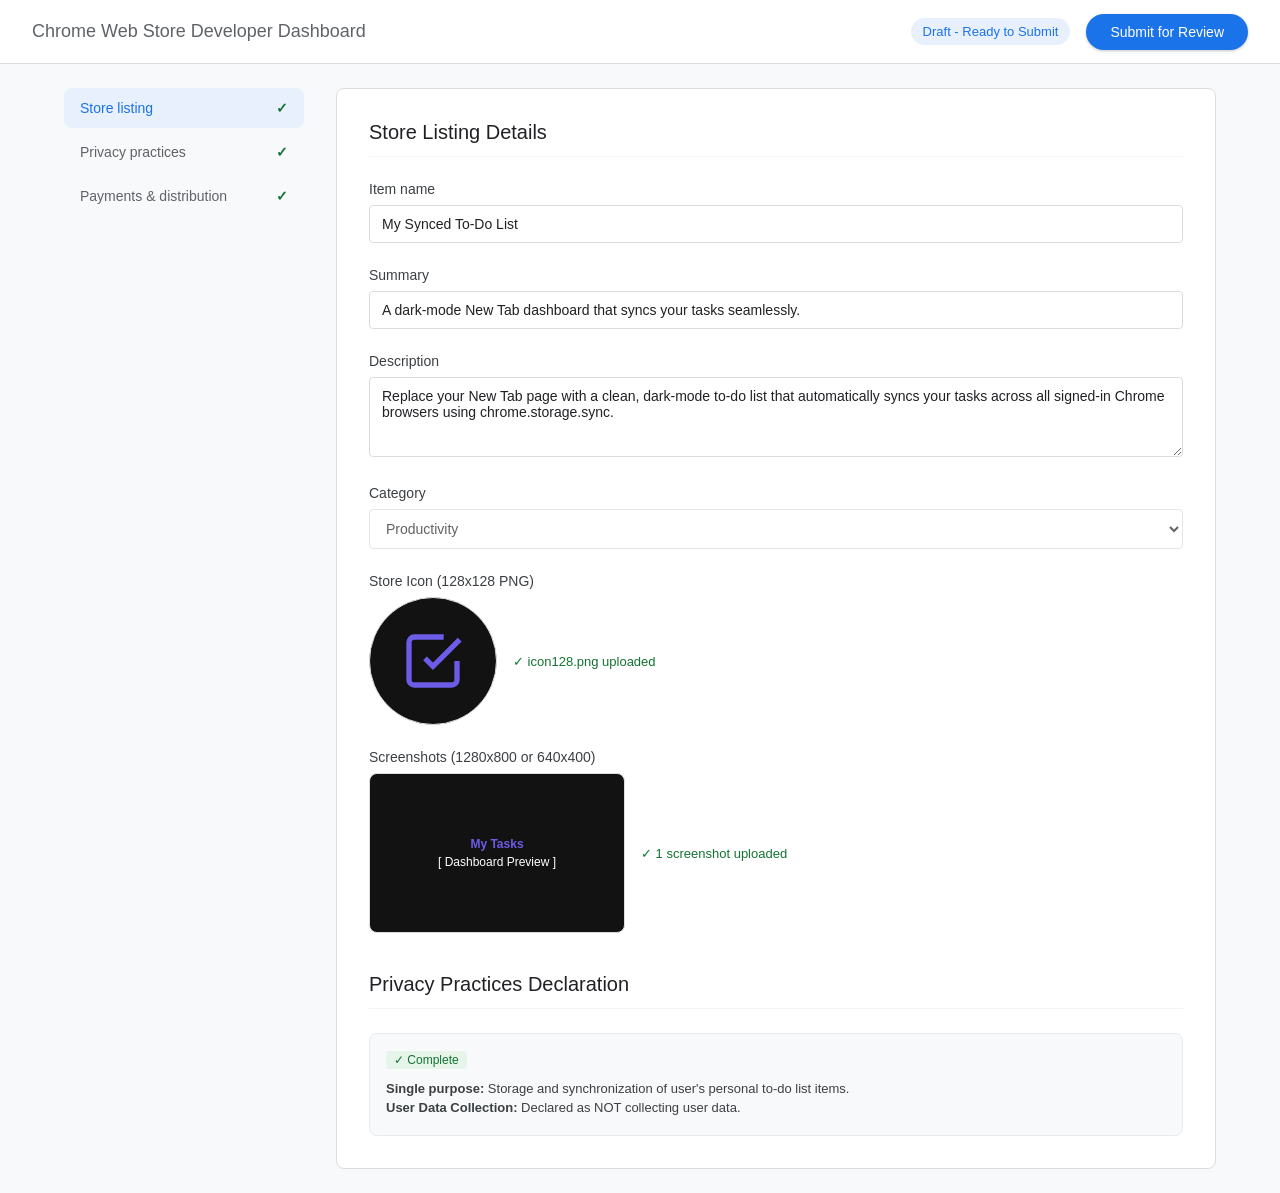
<file: 8-3. Setting Up Your Google Developer Account ($5 Fee)/mock_dashboard.html>
<!DOCTYPE html>
<html lang="en">
<head>
  <meta charset="UTF-8">
  <meta name="viewport" content="width=device-width, initial-scale=1.0">
  <title>Chrome Web Store Developer Dashboard - Edit Listing</title>
  <style>
    * {
      box-sizing: border-box;
      font-family: 'Google Sans', Roboto, Arial, sans-serif;
    }
    body {
      margin: 0;
      background-color: #f8f9fa;
      color: #202124;
    }
    header {
      height: 64px;
      background: #ffffff;
      border-bottom: 1px solid #dadce0;
      display: flex;
      align-items: center;
      justify-content: space-between;
      padding: 0 32px;
      position: sticky;
      top: 0;
      z-index: 100;
    }
    .brand {
      display: flex;
      align-items: center;
      gap: 12px;
    }
    .brand-title {
      font-size: 18px;
      color: #5f6368;
      font-weight: 500;
    }
    .header-actions {
      display: flex;
      align-items: center;
      gap: 16px;
    }
    .status-badge {
      background-color: #e8f0fe;
      color: #1a73e8;
      padding: 6px 12px;
      border-radius: 16px;
      font-size: 13px;
      font-weight: 500;
    }
    .btn-submit {
      background-color: #1a73e8;
      color: #ffffff;
      border: none;
      padding: 10px 24px;
      font-size: 14px;
      font-weight: 500;
      border-radius: 20px;
      cursor: pointer;
      box-shadow: 0 1px 3px rgba(60,64,67,0.3);
    }
    .btn-submit:hover {
      background-color: #1557b0;
    }
    .container {
      display: flex;
      max-width: 1200px;
      margin: 24px auto;
      gap: 32px;
      padding: 0 24px;
    }
    .sidebar {
      width: 240px;
      flex-shrink: 0;
    }
    .nav-item {
      padding: 12px 16px;
      border-radius: 8px;
      font-size: 14px;
      font-weight: 500;
      color: #5f6368;
      margin-bottom: 4px;
      display: flex;
      justify-content: space-between;
      align-items: center;
    }
    .nav-item.active {
      background-color: #e8f0fe;
      color: #1a73e8;
    }
    .check-mark {
      color: #137333;
      font-weight: bold;
    }
    .content {
      flex: 1;
      background: #ffffff;
      border: 1px solid #dadce0;
      border-radius: 8px;
      padding: 32px;
    }
    h2 {
      font-size: 20px;
      font-weight: 500;
      margin-top: 0;
      margin-bottom: 24px;
      border-bottom: 1px solid #f1f3f4;
      padding-bottom: 12px;
    }
    .form-group {
      margin-bottom: 24px;
    }
    label {
      display: block;
      font-size: 14px;
      font-weight: 500;
      color: #3c4043;
      margin-bottom: 8px;
    }
    input[type="text"], textarea, select {
      width: 100%;
      padding: 10px 12px;
      border: 1px solid #dadce0;
      border-radius: 4px;
      font-size: 14px;
      color: #202124;
      background-color: #fff;
    }
    textarea {
      height: 80px;
      resize: vertical;
    }
    .media-preview {
      display: flex;
      gap: 16px;
      align-items: center;
    }
    .icon-box {
      width: 128px;
      height: 128px;
      border-radius: 50%;
      background-color: #121212;
      display: flex;
      align-items: center;
      justify-content: center;
      border: 1px solid #dadce0;
    }
    .icon-box svg {
      width: 64px;
      height: 64px;
    }
    .screenshot-box {
      width: 256px;
      height: 160px;
      background-color: #121212;
      border-radius: 8px;
      border: 1px solid #dadce0;
      display: flex;
      flex-direction: column;
      align-items: center;
      justify-content: center;
      color: #fff;
      font-size: 12px;
    }
    .privacy-box {
      background-color: #f8f9fa;
      border: 1px solid #e8eaed;
      border-radius: 8px;
      padding: 16px;
      margin-top: 8px;
    }
    .badge-ok {
      display: inline-flex;
      align-items: center;
      gap: 4px;
      background-color: #e6f4ea;
      color: #137333;
      font-size: 12px;
      font-weight: 500;
      padding: 2px 8px;
      border-radius: 4px;
      margin-bottom: 8px;
    }
  </style>
</head>
<body>

  <header>
    <div class="brand">
      <span class="brand-title">Chrome Web Store Developer Dashboard</span>
    </div>
    <div class="header-actions">
      <span class="status-badge">Draft - Ready to Submit</span>
      <button class="btn-submit">Submit for Review</button>
    </div>
  </header>

  <div class="container">
    <div class="sidebar">
      <div class="nav-item active">
        <span>Store listing</span>
        <span class="check-mark">✓</span>
      </div>
      <div class="nav-item">
        <span>Privacy practices</span>
        <span class="check-mark">✓</span>
      </div>
      <div class="nav-item">
        <span>Payments & distribution</span>
        <span class="check-mark">✓</span>
      </div>
    </div>

    <div class="content">
      <h2>Store Listing Details</h2>

      <div class="form-group">
        <label>Item name</label>
        <input type="text" value="My Synced To-Do List" readonly>
      </div>

      <div class="form-group">
        <label>Summary</label>
        <input type="text" value="A dark-mode New Tab dashboard that syncs your tasks seamlessly." readonly>
      </div>

      <div class="form-group">
        <label>Description</label>
        <textarea readonly>Replace your New Tab page with a clean, dark-mode to-do list that automatically syncs your tasks across all signed-in Chrome browsers using chrome.storage.sync.</textarea>
      </div>

      <div class="form-group">
        <label>Category</label>
        <select disabled>
          <option selected>Productivity</option>
        </select>
      </div>

      <div class="form-group">
        <label>Store Icon (128x128 PNG)</label>
        <div class="media-preview">
          <div class="icon-box">
            <!-- Icon SVG -->
            <svg viewBox="0 0 24 24" fill="none" stroke="#6c5ce7" stroke-width="2">
              <path d="M9 11l3 3L22 4"/>
              <path d="M21 12v7a2 2 0 01-2 2H5a2 2 0 01-2-2V5a2 2 0 012-2h11"/>
            </svg>
          </div>
          <span style="font-size: 13px; color: #137333; font-weight: 500;">✓ icon128.png uploaded</span>
        </div>
      </div>

      <div class="form-group">
        <label>Screenshots (1280x800 or 640x400)</label>
        <div class="media-preview">
          <div class="screenshot-box">
            <span style="color: #6c5ce7; font-weight: bold; margin-bottom: 4px;">My Tasks</span>
            <span>[ Dashboard Preview ]</span>
          </div>
          <span style="font-size: 13px; color: #137333; font-weight: 500;">✓ 1 screenshot uploaded</span>
        </div>
      </div>

      <h2 style="margin-top: 40px;">Privacy Practices Declaration</h2>
      <div class="privacy-box">
        <div class="badge-ok">✓ Complete</div>
        <p style="font-size: 13px; margin: 4px 0; color: #3c4043;"><strong>Single purpose:</strong> Storage and synchronization of user's personal to-do list items.</p>
        <p style="font-size: 13px; margin: 4px 0; color: #3c4043;"><strong>User Data Collection:</strong> Declared as NOT collecting user data.</p>
      </div>

    </div>
  </div>

</body>
</html>
</file>
